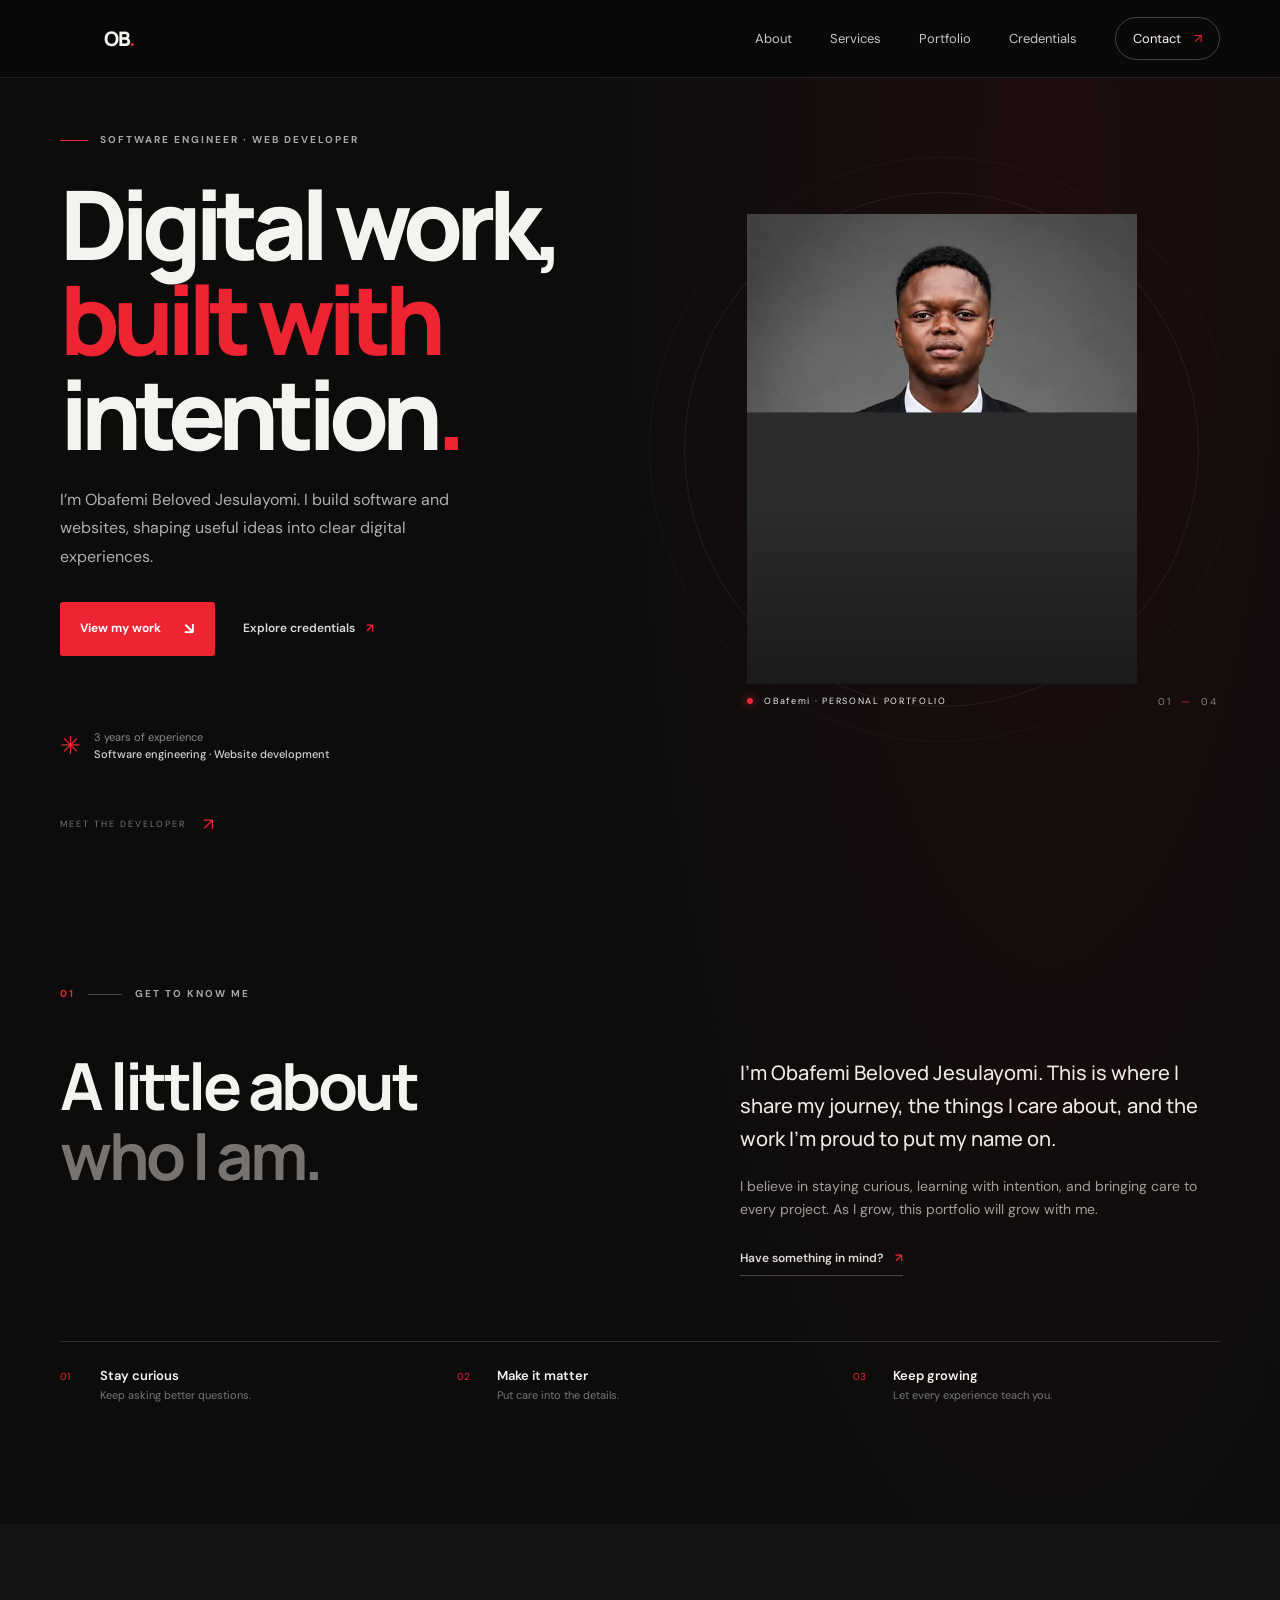
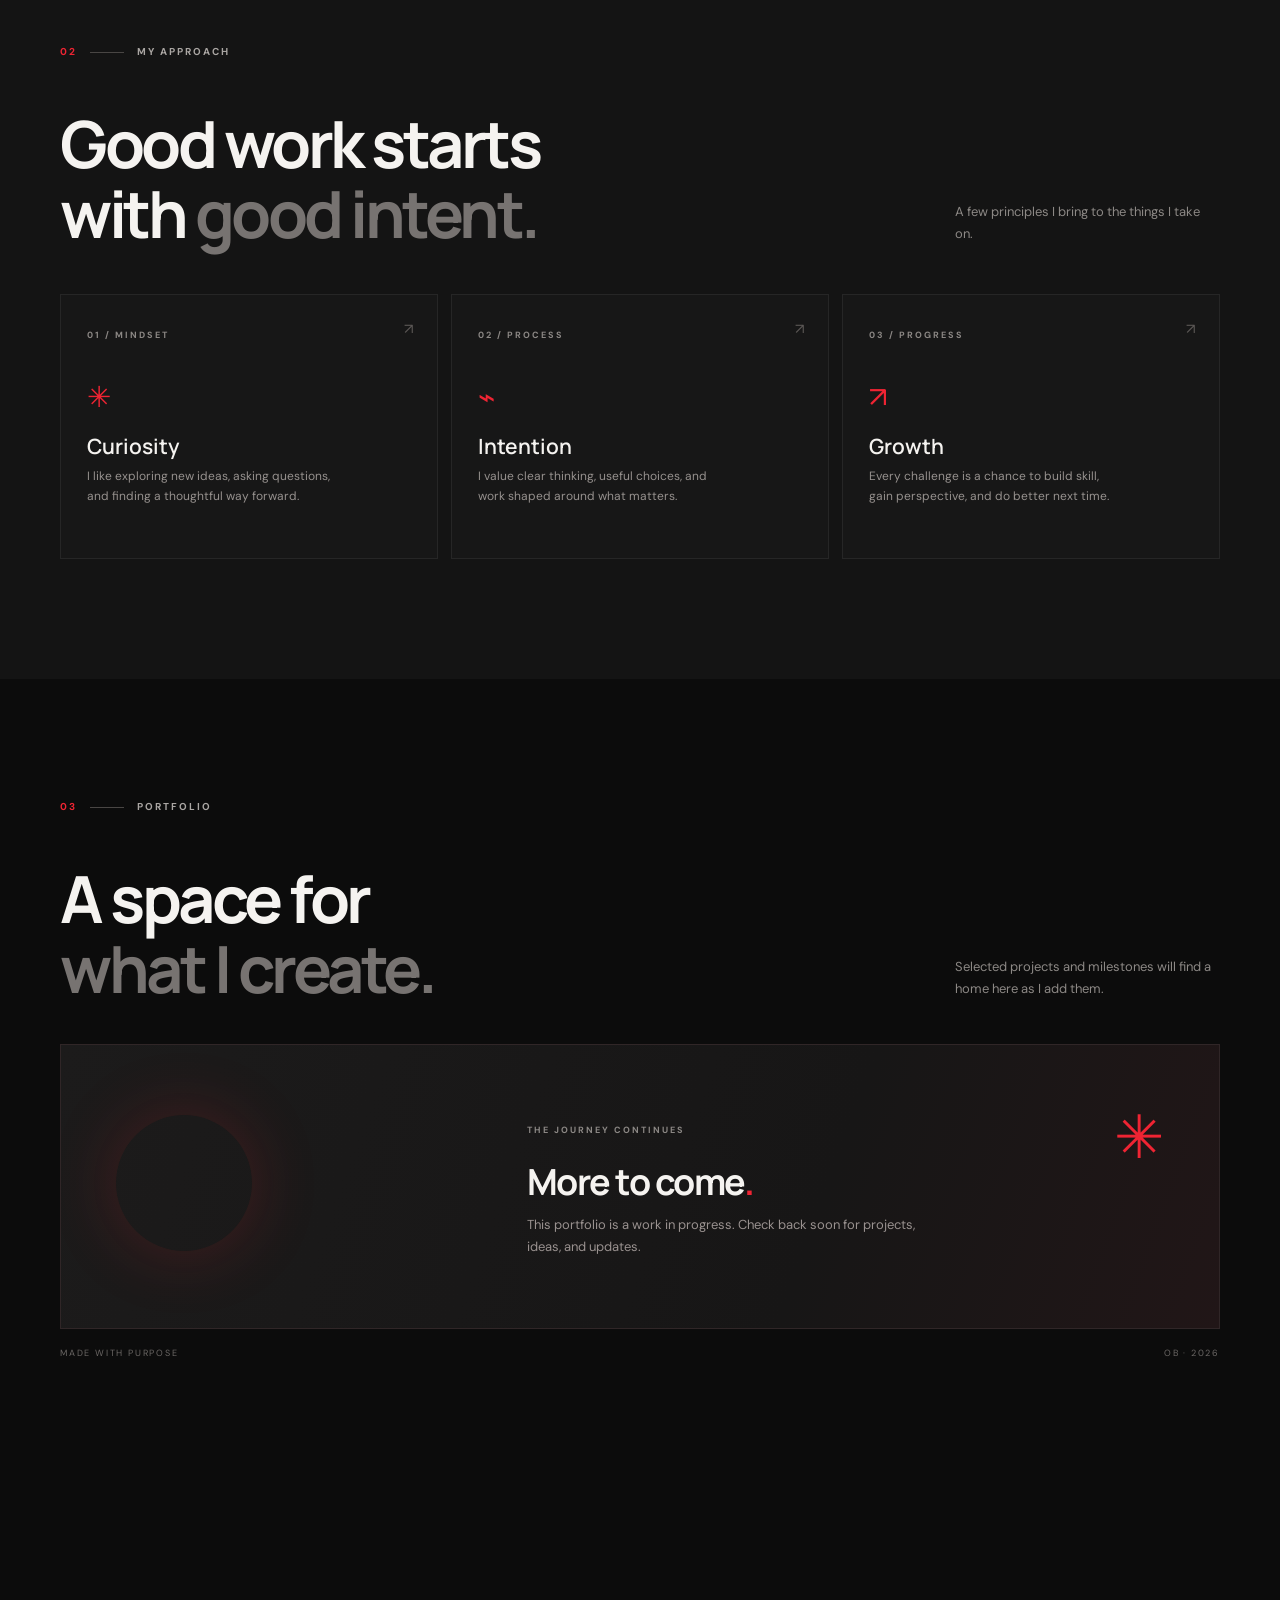
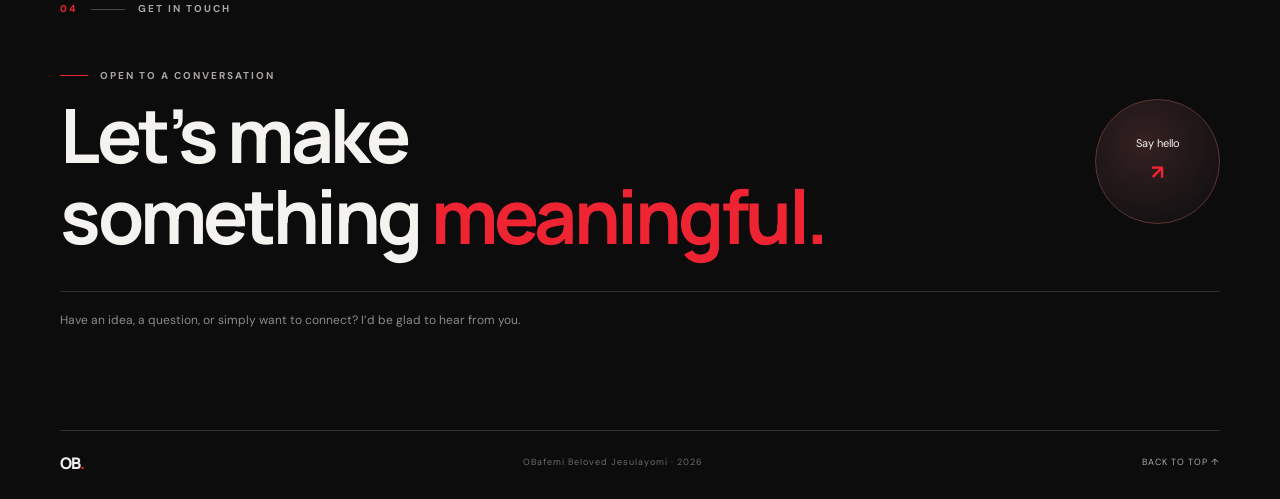
<file: index.html>
<!doctype html>
<html lang="en">
<head>
  <meta charset="utf-8">
  <meta name="viewport" content="width=device-width, initial-scale=1">
  <meta name="theme-color" content="#101010">
  <meta name="description" content="The portfolio of Obafemi Beloved Jesulayomi.">
  <title>Obafemi Beloved Jesulayomi — Portfolio</title>
  <link rel="preconnect" href="https://fonts.googleapis.com">
  <link rel="preconnect" href="https://fonts.gstatic.com" crossorigin>
  <link href="https://fonts.googleapis.com/css2?family=DM+Sans:wght@400;500;600;700&family=Manrope:wght@400;500;600;700;800&display=swap" rel="stylesheet">
  <link rel="stylesheet" href="styles.css">
  <link rel="stylesheet" href="pro.css">
</head>
<body>
  <header class="site-header">
    <a class="brand" href="#home" aria-label="Obafemi Beloved Jesulayomi home">
      <img src="logo.webp" alt="Obafemi Beloved monogram logo">
      <span>OB<span class="brand-dot">.</span></span>
    </a>
    <button class="menu-toggle" type="button" aria-expanded="false" aria-controls="site-nav" aria-label="Open menu"><span></span><span></span></button>
    <nav id="site-nav" class="site-nav" aria-label="Main navigation">
      <a href="about.html">About</a><a href="services.html">Services</a><a href="work.html">Portfolio</a><a href="credentials.html">Credentials</a><a href="contact.html" class="nav-cta">Contact <span>↗</span></a>
    </nav>
  </header>

  <main>
    <section class="hero section-wrap" id="home">
      <div class="hero-copy">
        <p class="eyebrow"><span class="eyebrow-line"></span> SOFTWARE ENGINEER · WEB DEVELOPER</p>
        <h1>Digital work,<br><span class="name-accent">built with</span><br>intention<span class="red-dot">.</span></h1>
        <p class="hero-intro">I’m Obafemi Beloved Jesulayomi. I build software and websites, shaping useful ideas into clear digital experiences.</p>
        <div class="hero-actions"><a class="button button-primary" href="work.html">View my work <span>↘</span></a><a class="text-link" href="credentials.html">Explore credentials <span>↗</span></a></div>
        <div class="hero-note"><span class="note-mark">✳</span><span>3 years of experience<br><b>Software engineering · Website development</b></span></div>
      </div>
      <div class="hero-visual">
        <div class="portrait-frame"><img class="portrait" src="mine.jpeg" alt="Portrait of Obafemi Beloved Jesulayomi"></div>
        <div class="portrait-label"><span class="status-dot"></span> OBafemi · PERSONAL PORTFOLIO</div>
        <div class="visual-index">01 <span>—</span> 04</div>
        <div class="orbit orbit-one"></div><div class="orbit orbit-two"></div>
      </div>
      <a class="scroll-cue" href="about.html"><span>MEET THE DEVELOPER</span><i>↗</i></a>
    </section>

    <section class="about section-wrap" id="about">
      <div class="section-kicker"><span>01</span><span class="kicker-rule"></span><span>GET TO KNOW ME</span></div>
      <div class="about-grid">
        <h2>A little about<br><span class="muted-heading">who I am.</span></h2>
        <div class="about-copy"><p class="large-copy">I’m Obafemi Beloved Jesulayomi. This is where I share my journey, the things I care about, and the work I’m proud to put my name on.</p><p>I believe in staying curious, learning with intention, and bringing care to every project. As I grow, this portfolio will grow with me.</p><a class="text-link underlined" href="#contact">Have something in mind? <span>↗</span></a></div>
      </div>
      <div class="values-row"><div><span>01</span><b>Stay curious</b><small>Keep asking better questions.</small></div><div><span>02</span><b>Make it matter</b><small>Put care into the details.</small></div><div><span>03</span><b>Keep growing</b><small>Let every experience teach you.</small></div></div>
    </section>

    <section class="focus section-wrap" id="focus">
      <div class="section-kicker"><span>02</span><span class="kicker-rule"></span><span>MY APPROACH</span></div>
      <div class="focus-heading"><h2>Good work starts<br>with <span class="muted-heading">good intent.</span></h2><p>A few principles I bring to the things I take on.</p></div>
      <div class="focus-grid">
        <article class="focus-card"><span class="card-number">01 / MINDSET</span><span class="card-icon">✳</span><h3>Curiosity</h3><p>I like exploring new ideas, asking questions, and finding a thoughtful way forward.</p><span class="card-arrow">↗</span></article>
        <article class="focus-card"><span class="card-number">02 / PROCESS</span><span class="card-icon">⌁</span><h3>Intention</h3><p>I value clear thinking, useful choices, and work shaped around what matters.</p><span class="card-arrow">↗</span></article>
        <article class="focus-card"><span class="card-number">03 / PROGRESS</span><span class="card-icon">↗</span><h3>Growth</h3><p>Every challenge is a chance to build skill, gain perspective, and do better next time.</p><span class="card-arrow">↗</span></article>
      </div>
    </section>

    <section class="work section-wrap" id="work">
      <div class="section-kicker"><span>03</span><span class="kicker-rule"></span><span>PORTFOLIO</span></div>
      <div class="work-heading"><h2>A space for<br><span class="muted-heading">what I create.</span></h2><p>Selected projects and milestones will find a home here as I add them.</p></div>
      <div class="work-panel"><div class="work-monogram"><img src="logo.webp" alt=""></div><div><span class="card-number">THE JOURNEY CONTINUES</span><h3>More to come<span class="red-dot">.</span></h3><p>This portfolio is a work in progress. Check back soon for projects, ideas, and updates.</p></div><span class="work-spark">✳</span></div>
      <div class="work-foot"><span>MADE WITH PURPOSE</span><span>OB · 2026</span></div>
    </section>

    <section class="contact section-wrap" id="contact">
      <div class="section-kicker"><span>04</span><span class="kicker-rule"></span><span>GET IN TOUCH</span></div>
      <div class="contact-inner"><div><p class="eyebrow"><span class="eyebrow-line"></span> OPEN TO A CONVERSATION</p><h2>Let’s make<br>something <span class="name-accent">meaningful.</span></h2></div><a class="contact-orb" href="mailto:?subject=Hello%20Obafemi" aria-label="Send Obafemi an email"><span>Say hello</span><b>↗</b></a></div>
      <p class="contact-note">Have an idea, a question, or simply want to connect? I’d be glad to hear from you.</p>
    </section>
  </main>

  <footer class="site-footer section-wrap"><a class="footer-brand" href="#home">OB<span class="red-dot">.</span></a><span>OBafemi Beloved Jesulayomi · 2026</span><a href="#home">BACK TO TOP ↑</a></footer>
  <script src="script.js"></script>
</body>
</html>
</file>
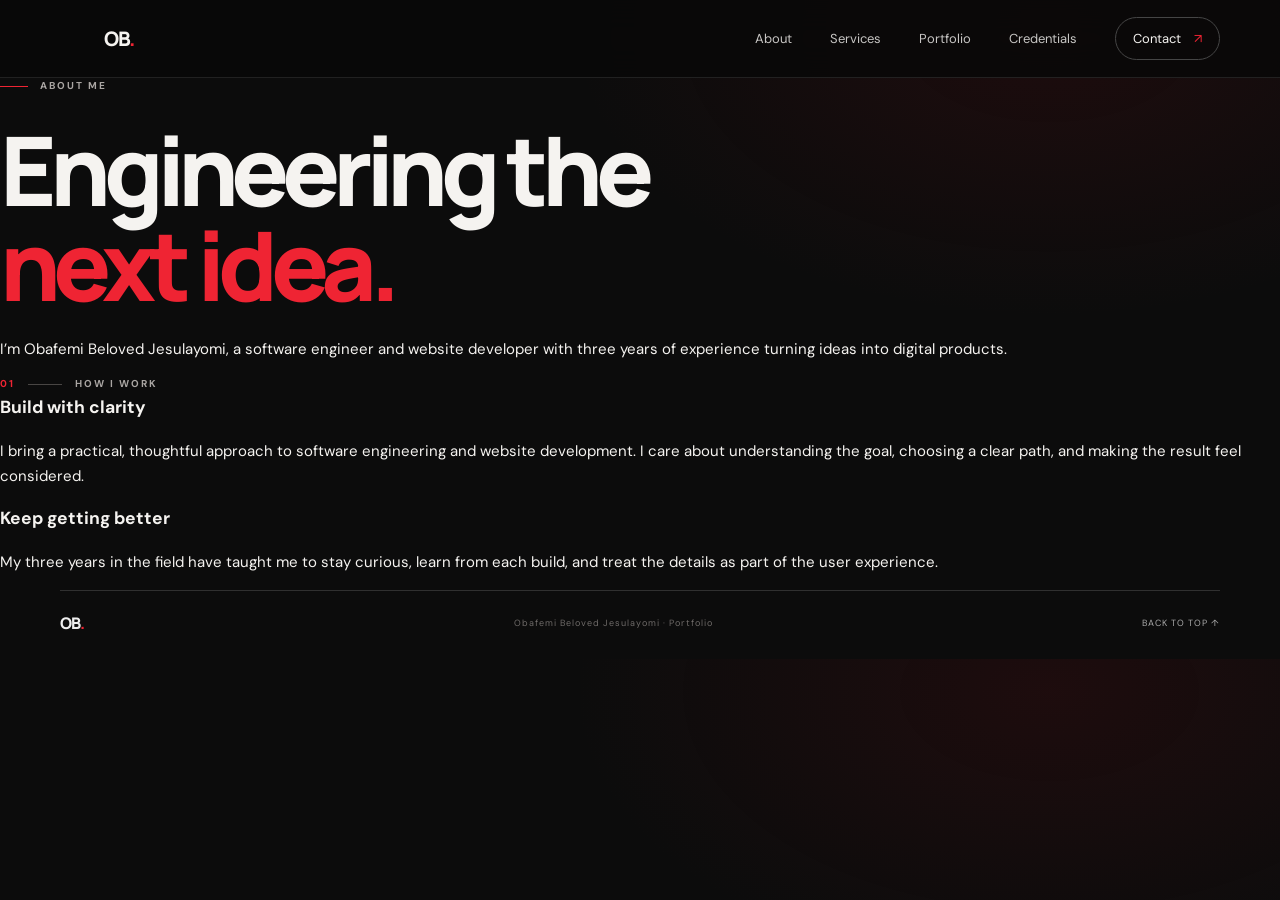
<file: about.html>
<!doctype html><html lang="en"><head><meta charset="utf-8"><meta name="viewport" content="width=device-width,initial-scale=1"><meta name="theme-color" content="#090909"><title>About — Obafemi Beloved Jesulayomi</title><link rel="preconnect" href="https://fonts.googleapis.com"><link rel="preconnect" href="https://fonts.gstatic.com" crossorigin><link href="https://fonts.googleapis.com/css2?family=DM+Sans:wght@400;500;600;700&family=Manrope:wght@400;500;600;700;800&display=swap" rel="stylesheet"><link rel="stylesheet" href="styles.css"><link rel="stylesheet" href="pro.css"></head><body>
<header class="site-header"><a class="brand" href="index.html"><img src="logo.webp" alt=""><span>OB<span class="brand-dot">.</span></span></a><button class="menu-toggle" aria-expanded="false" aria-controls="site-nav" aria-label="Open menu"><span></span><span></span></button><nav id="site-nav" class="site-nav" aria-label="Main navigation"><a href="about.html">About</a><a href="services.html">Services</a><a href="work.html">Portfolio</a><a href="credentials.html">Credentials</a><a class="nav-cta" href="contact.html">Contact <span>↗</span></a></nav></header>
<main class="page-main"><section class="inner-hero"><div><p class="eyebrow"><span class="eyebrow-line"></span> ABOUT ME</p><h1>Engineering the<br><span class="name-accent">next idea.</span></h1><p class="lead">I’m Obafemi Beloved Jesulayomi, a software engineer and website developer with three years of experience turning ideas into digital products.</p></div><div class="art3d" data-tilt><div class="orb3d"></div><div class="orbit3d"></div></div></section>
<section class="content-block"><div class="section-kicker"><span>01</span><span class="kicker-rule"></span><span>HOW I WORK</span></div><div class="copy-grid"><article class="copy-card"><h3>Build with clarity</h3><p>I bring a practical, thoughtful approach to software engineering and website development. I care about understanding the goal, choosing a clear path, and making the result feel considered.</p></article><article class="copy-card"><h3>Keep getting better</h3><p>My three years in the field have taught me to stay curious, learn from each build, and treat the details as part of the user experience.</p></article></div></section></main>
<footer class="site-footer section-wrap"><a class="footer-brand" href="index.html">OB<span class="red-dot">.</span></a><span>Obafemi Beloved Jesulayomi · Portfolio</span><a href="#">BACK TO TOP ↑</a></footer><script src="script.js"></script></body></html>
</file>
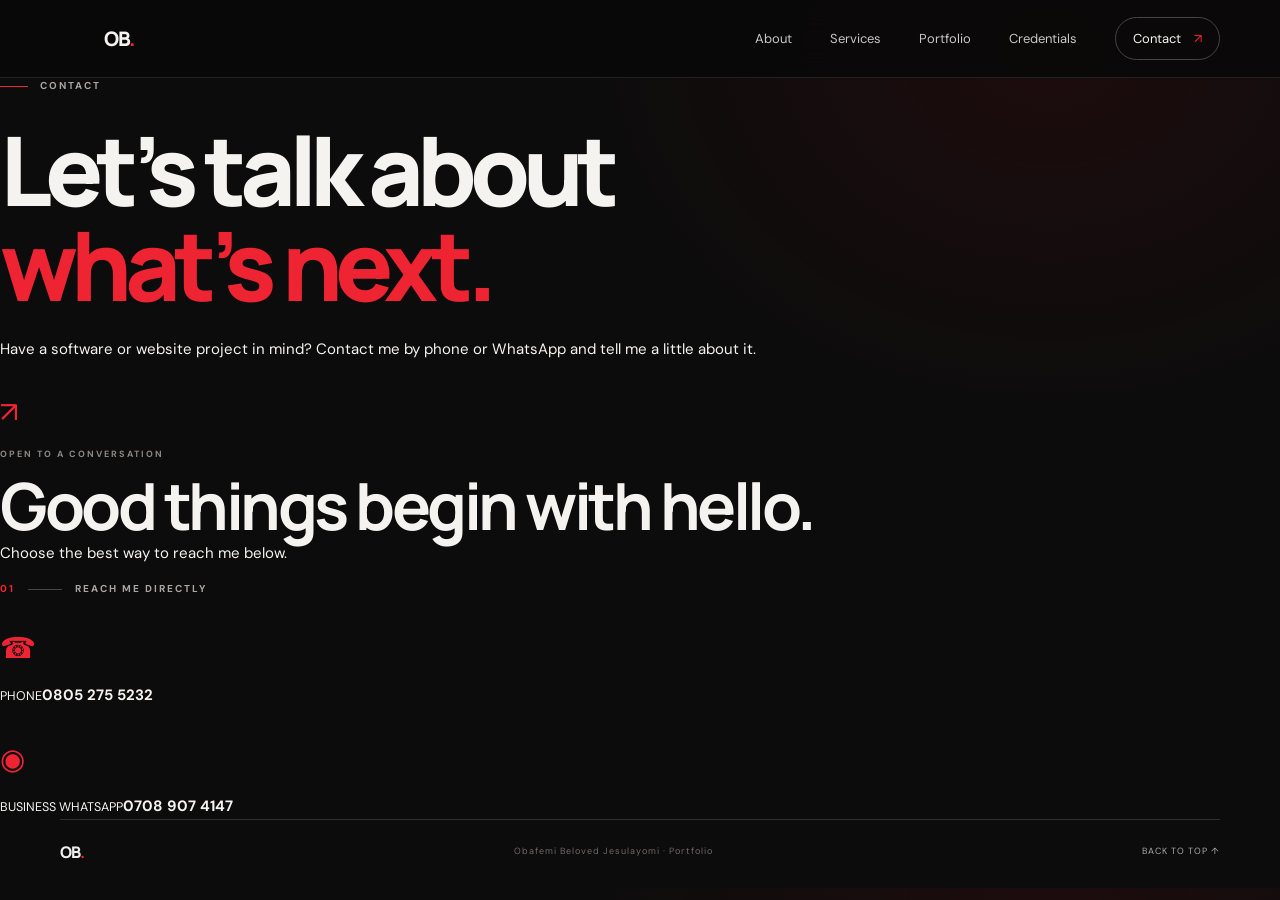
<file: contact.html>
<!doctype html><html lang="en"><head><meta charset="utf-8"><meta name="viewport" content="width=device-width,initial-scale=1"><meta name="theme-color" content="#090909"><title>Contact — Obafemi Beloved Jesulayomi</title><link rel="preconnect" href="https://fonts.googleapis.com"><link rel="preconnect" href="https://fonts.gstatic.com" crossorigin><link href="https://fonts.googleapis.com/css2?family=DM+Sans:wght@400;500;600;700&family=Manrope:wght@400;500;600;700;800&display=swap" rel="stylesheet"><link rel="stylesheet" href="styles.css"><link rel="stylesheet" href="pro.css"></head><body>
<header class="site-header"><a class="brand" href="index.html"><img src="logo.webp" alt=""><span>OB<span class="brand-dot">.</span></span></a><button class="menu-toggle" aria-expanded="false" aria-controls="site-nav" aria-label="Open menu"><span></span><span></span></button><nav id="site-nav" class="site-nav" aria-label="Main navigation"><a href="about.html">About</a><a href="services.html">Services</a><a href="work.html">Portfolio</a><a href="credentials.html">Credentials</a><a class="nav-cta" href="contact.html">Contact <span>↗</span></a></nav></header>
<main class="page-main"><section class="inner-hero"><div><p class="eyebrow"><span class="eyebrow-line"></span> CONTACT</p><h1>Let’s talk about<br><span class="name-accent">what’s next.</span></h1><p class="lead">Have a software or website project in mind? Contact me by phone or WhatsApp and tell me a little about it.</p></div><div class="art3d" data-tilt><div class="glass-card"><span class="card-icon">↗</span><p class="card-number">OPEN TO A CONVERSATION</p><h2>Good things begin with hello.</h2><p>Choose the best way to reach me below.</p></div></div></section>
<section class="content-block"><div class="section-kicker"><span>01</span><span class="kicker-rule"></span><span>REACH ME DIRECTLY</span></div><div class="contact-grid"><a class="contact-tile" href="tel:+2348052755232"><span class="card-icon">☎</span><span><small>PHONE</small><strong>0805 275 5232</strong></span></a><a class="contact-tile" href="https://wa.me/2347089074147" target="_blank" rel="noopener"><span class="card-icon">◉</span><span><small>BUSINESS WHATSAPP</small><strong>0708 907 4147</strong></span></a></div></section></main>
<footer class="site-footer section-wrap"><a class="footer-brand" href="index.html">OB<span class="red-dot">.</span></a><span>Obafemi Beloved Jesulayomi · Portfolio</span><a href="#">BACK TO TOP ↑</a></footer><script src="script.js"></script></body></html>
</file>
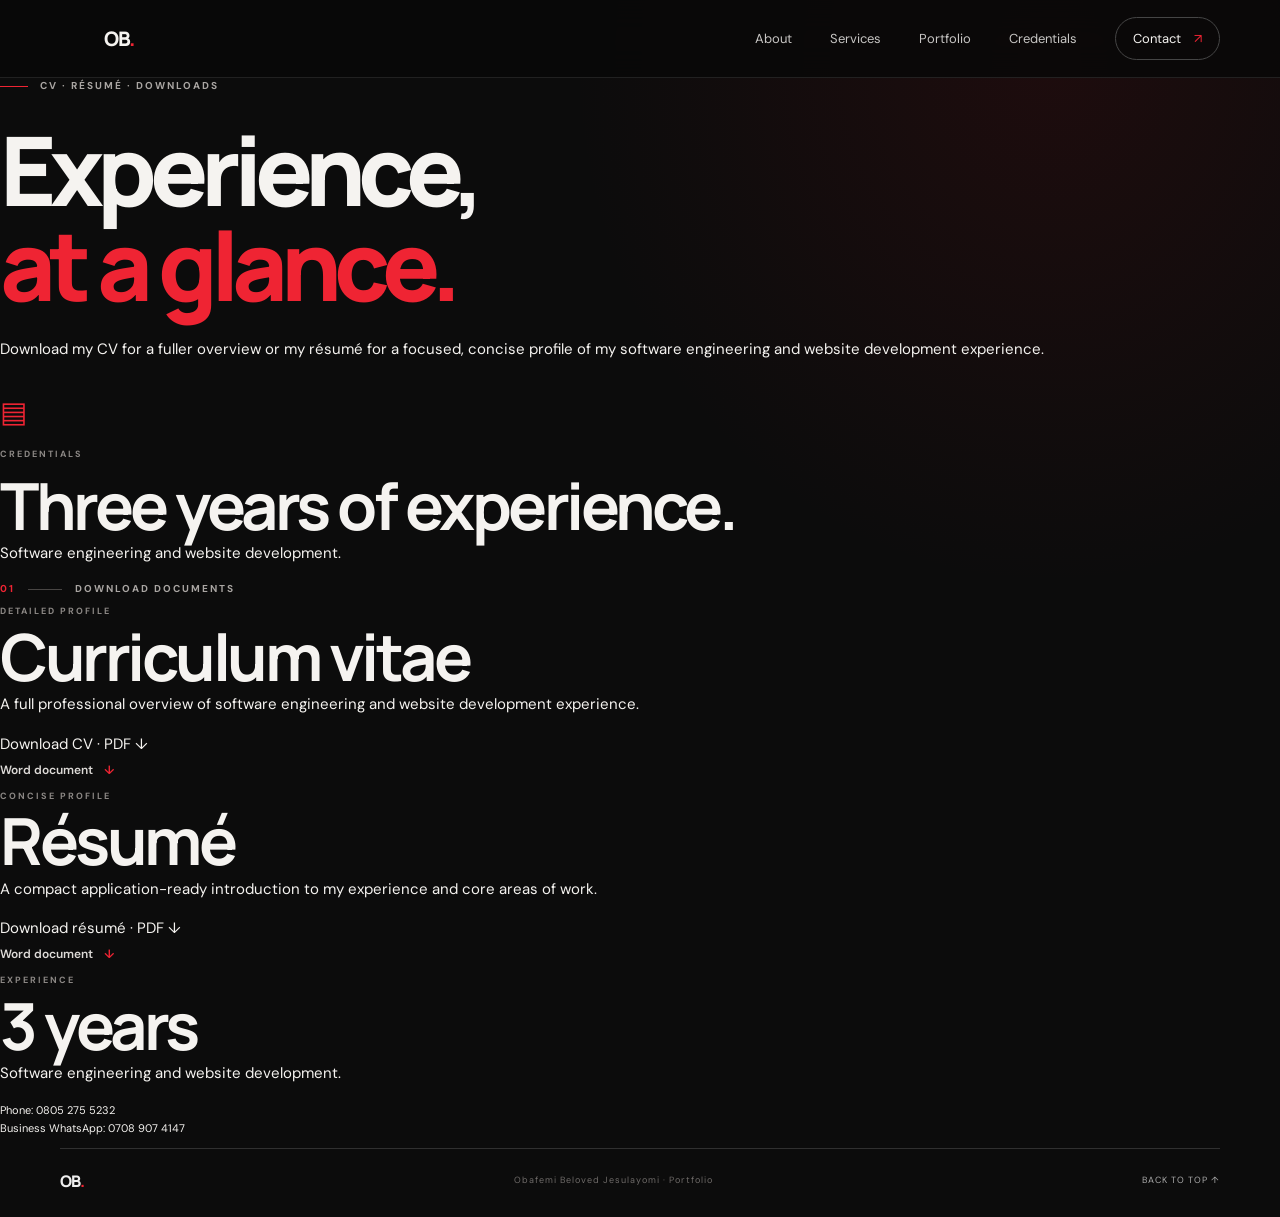
<file: credentials.html>
<!doctype html><html lang="en"><head><meta charset="utf-8"><meta name="viewport" content="width=device-width,initial-scale=1"><meta name="theme-color" content="#090909"><title>Credentials — Obafemi Beloved Jesulayomi</title><link rel="preconnect" href="https://fonts.googleapis.com"><link rel="preconnect" href="https://fonts.gstatic.com" crossorigin><link href="https://fonts.googleapis.com/css2?family=DM+Sans:wght@400;500;600;700&family=Manrope:wght@400;500;600;700;800&display=swap" rel="stylesheet"><link rel="stylesheet" href="styles.css"><link rel="stylesheet" href="pro.css"></head><body>
<header class="site-header"><a class="brand" href="index.html"><img src="logo.webp" alt=""><span>OB<span class="brand-dot">.</span></span></a><button class="menu-toggle" aria-expanded="false" aria-controls="site-nav" aria-label="Open menu"><span></span><span></span></button><nav id="site-nav" class="site-nav" aria-label="Main navigation"><a href="about.html">About</a><a href="services.html">Services</a><a href="work.html">Portfolio</a><a href="credentials.html">Credentials</a><a class="nav-cta" href="contact.html">Contact <span>↗</span></a></nav></header>
<main class="page-main"><section class="inner-hero"><div><p class="eyebrow"><span class="eyebrow-line"></span> CV · RÉSUMÉ · DOWNLOADS</p><h1>Experience,<br><span class="name-accent">at a glance.</span></h1><p class="lead">Download my CV for a fuller overview or my résumé for a focused, concise profile of my software engineering and website development experience.</p></div><div class="art3d" data-tilt><div class="glass-card"><span class="card-icon">▤</span><p class="card-number">CREDENTIALS</p><h2>Three years of experience.</h2><p>Software engineering and website development.</p></div></div></section>
<section class="content-block"><div class="section-kicker"><span>01</span><span class="kicker-rule"></span><span>DOWNLOAD DOCUMENTS</span></div><div class="credentials-grid"><article class="credential-card" data-tilt><span class="card-number">DETAILED PROFILE</span><h2>Curriculum vitae</h2><p>A full professional overview of software engineering and website development experience.</p><a class="download-link" href="cv.pdf" download>Download CV · PDF <span>↓</span></a><br><a class="text-link" href="cv.docx" download>Word document <span>↓</span></a></article><article class="credential-card" data-tilt><span class="card-number">CONCISE PROFILE</span><h2>Résumé</h2><p>A compact application-ready introduction to my experience and core areas of work.</p><a class="download-link" href="resume.pdf" download>Download résumé · PDF <span>↓</span></a><br><a class="text-link" href="resume.docx" download>Word document <span>↓</span></a></article><article class="credential-card" data-tilt><span class="card-number">EXPERIENCE</span><h2>3 years</h2><p>Software engineering and website development.</p><p style="font-size:11px">Phone: 0805 275 5232<br>Business WhatsApp: 0708 907 4147</p></article></div></section></main>
<footer class="site-footer section-wrap"><a class="footer-brand" href="index.html">OB<span class="red-dot">.</span></a><span>Obafemi Beloved Jesulayomi · Portfolio</span><a href="#">BACK TO TOP ↑</a></footer><script src="script.js"></script></body></html>
</file>
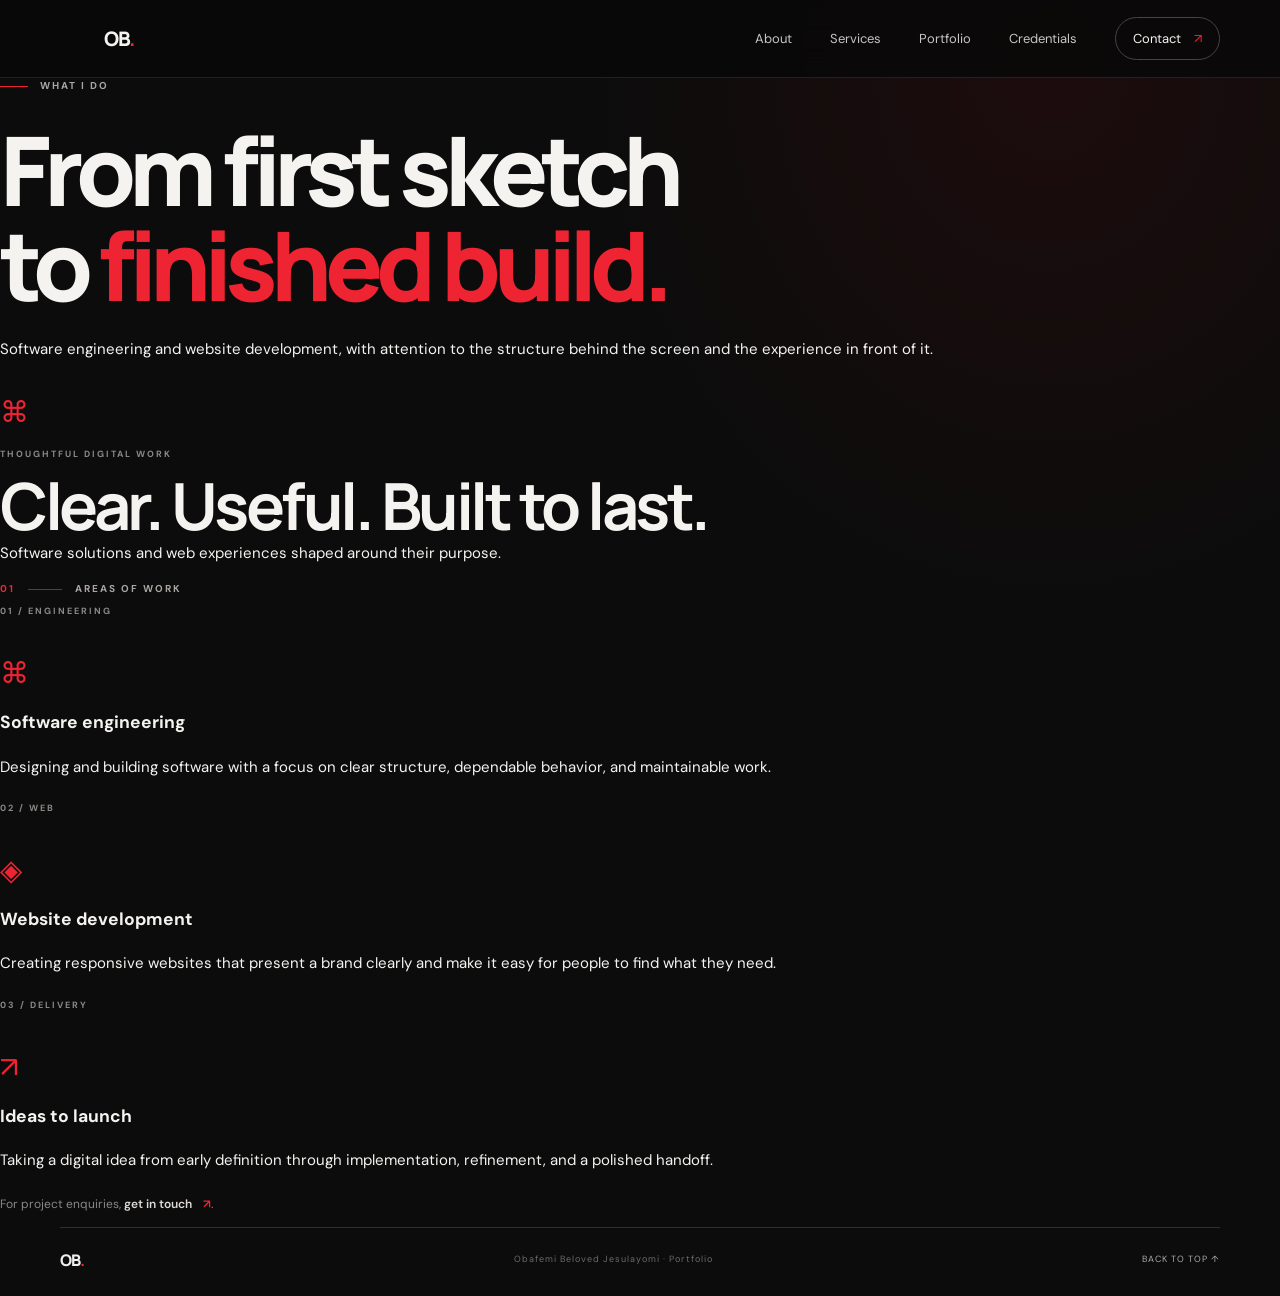
<file: services.html>
<!doctype html><html lang="en"><head><meta charset="utf-8"><meta name="viewport" content="width=device-width,initial-scale=1"><meta name="theme-color" content="#090909"><title>Services — Obafemi Beloved Jesulayomi</title><link rel="preconnect" href="https://fonts.googleapis.com"><link rel="preconnect" href="https://fonts.gstatic.com" crossorigin><link href="https://fonts.googleapis.com/css2?family=DM+Sans:wght@400;500;600;700&family=Manrope:wght@400;500;600;700;800&display=swap" rel="stylesheet"><link rel="stylesheet" href="styles.css"><link rel="stylesheet" href="pro.css"></head><body>
<header class="site-header"><a class="brand" href="index.html"><img src="logo.webp" alt=""><span>OB<span class="brand-dot">.</span></span></a><button class="menu-toggle" aria-expanded="false" aria-controls="site-nav" aria-label="Open menu"><span></span><span></span></button><nav id="site-nav" class="site-nav" aria-label="Main navigation"><a href="about.html">About</a><a href="services.html">Services</a><a href="work.html">Portfolio</a><a href="credentials.html">Credentials</a><a class="nav-cta" href="contact.html">Contact <span>↗</span></a></nav></header>
<main class="page-main"><section class="inner-hero"><div><p class="eyebrow"><span class="eyebrow-line"></span> WHAT I DO</p><h1>From first sketch<br>to <span class="name-accent">finished build.</span></h1><p class="lead">Software engineering and website development, with attention to the structure behind the screen and the experience in front of it.</p></div><div class="art3d" data-tilt><div class="glass-card"><span class="card-icon">⌘</span><p class="card-number">THOUGHTFUL DIGITAL WORK</p><h2>Clear. Useful. Built to last.</h2><p>Software solutions and web experiences shaped around their purpose.</p></div></div></section>
<section class="content-block"><div class="section-kicker"><span>01</span><span class="kicker-rule"></span><span>AREAS OF WORK</span></div><div class="service-list"><article class="service-card" data-tilt><span class="card-number">01 / ENGINEERING</span><span class="card-icon">⌘</span><h3>Software engineering</h3><p>Designing and building software with a focus on clear structure, dependable behavior, and maintainable work.</p></article><article class="service-card" data-tilt><span class="card-number">02 / WEB</span><span class="card-icon">◈</span><h3>Website development</h3><p>Creating responsive websites that present a brand clearly and make it easy for people to find what they need.</p></article><article class="service-card" data-tilt><span class="card-number">03 / DELIVERY</span><span class="card-icon">↗</span><h3>Ideas to launch</h3><p>Taking a digital idea from early definition through implementation, refinement, and a polished handoff.</p></article></div><p style="color:#888;font-size:12px;margin-top:22px">For project enquiries, <a class="text-link" href="contact.html">get in touch <span>↗</span></a>.</p></section></main>
<footer class="site-footer section-wrap"><a class="footer-brand" href="index.html">OB<span class="red-dot">.</span></a><span>Obafemi Beloved Jesulayomi · Portfolio</span><a href="#">BACK TO TOP ↑</a></footer><script src="script.js"></script></body></html>
</file>
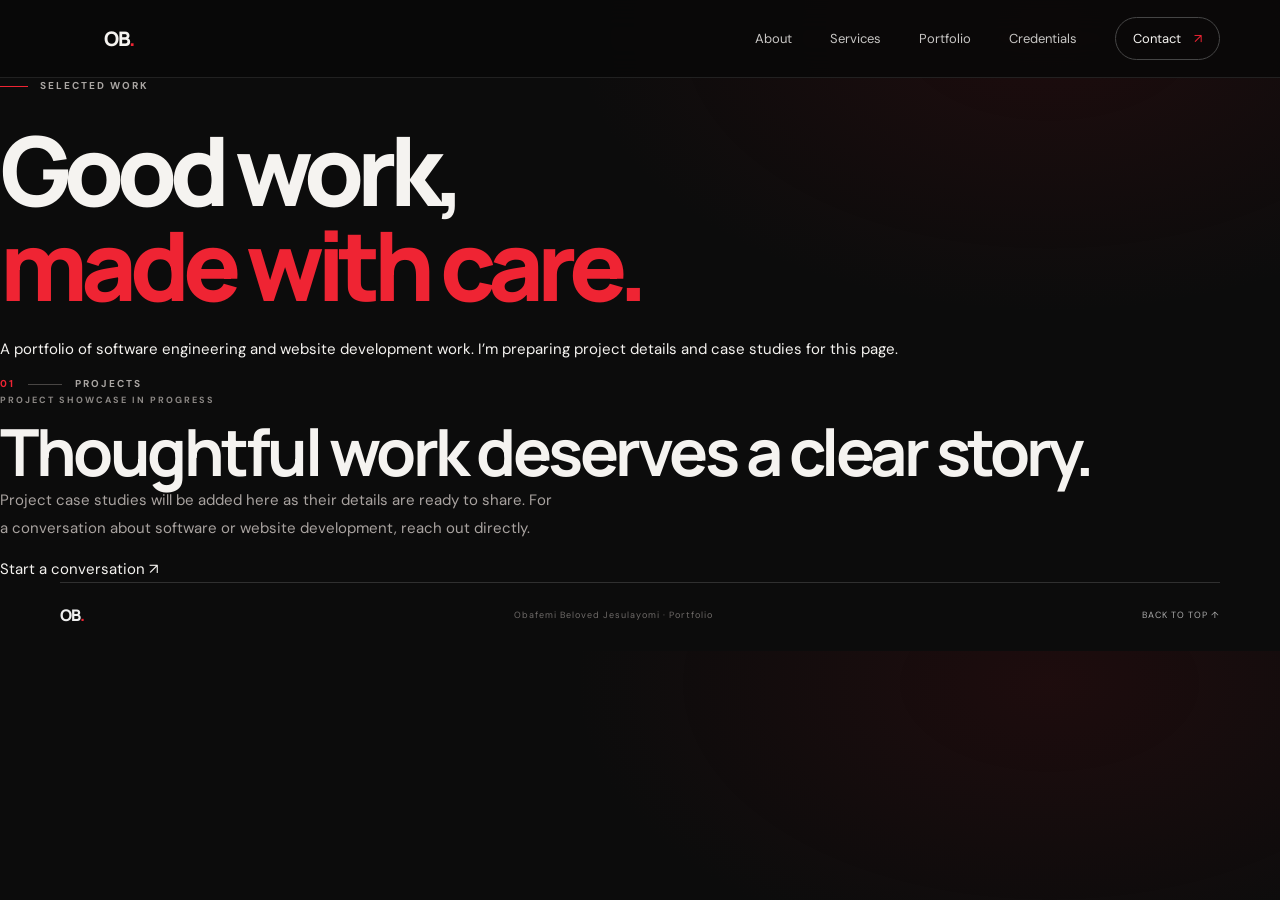
<file: work.html>
<!doctype html><html lang="en"><head><meta charset="utf-8"><meta name="viewport" content="width=device-width,initial-scale=1"><meta name="theme-color" content="#090909"><title>Portfolio — Obafemi Beloved Jesulayomi</title><link rel="preconnect" href="https://fonts.googleapis.com"><link rel="preconnect" href="https://fonts.gstatic.com" crossorigin><link href="https://fonts.googleapis.com/css2?family=DM+Sans:wght@400;500;600;700&family=Manrope:wght@400;500;600;700;800&display=swap" rel="stylesheet"><link rel="stylesheet" href="styles.css"><link rel="stylesheet" href="pro.css"></head><body>
<header class="site-header"><a class="brand" href="index.html"><img src="logo.webp" alt=""><span>OB<span class="brand-dot">.</span></span></a><button class="menu-toggle" aria-expanded="false" aria-controls="site-nav" aria-label="Open menu"><span></span><span></span></button><nav id="site-nav" class="site-nav" aria-label="Main navigation"><a href="about.html">About</a><a href="services.html">Services</a><a href="work.html">Portfolio</a><a href="credentials.html">Credentials</a><a class="nav-cta" href="contact.html">Contact <span>↗</span></a></nav></header>
<main class="page-main"><section class="inner-hero"><div><p class="eyebrow"><span class="eyebrow-line"></span> SELECTED WORK</p><h1>Good work,<br><span class="name-accent">made with care.</span></h1><p class="lead">A portfolio of software engineering and website development work. I’m preparing project details and case studies for this page.</p></div><div class="art3d" data-tilt><div class="orb3d"></div><div class="orbit3d"></div></div></section>
<section class="content-block"><div class="section-kicker"><span>01</span><span class="kicker-rule"></span><span>PROJECTS</span></div><div class="project-placeholder"><div class="orb3d"></div><div><p class="card-number">PROJECT SHOWCASE IN PROGRESS</p><h2>Thoughtful work deserves a clear story.</h2><p style="color:#a9a3a0;max-width:560px;line-height:1.85">Project case studies will be added here as their details are ready to share. For a conversation about software or website development, reach out directly.</p><a class="download-link" href="contact.html">Start a conversation <span>↗</span></a></div></div></section></main>
<footer class="site-footer section-wrap"><a class="footer-brand" href="index.html">OB<span class="red-dot">.</span></a><span>Obafemi Beloved Jesulayomi · Portfolio</span><a href="#">BACK TO TOP ↑</a></footer><script src="script.js"></script></body></html>
</file>
<file: styles.css>
:root{--bg:#101010;--panel:#171717;--panel2:#1d1d1d;--white:#f6f4f1;--muted:#92908f;--red:#f22632;--line:#303030;--font:'DM Sans',sans-serif;--display:'Manrope',sans-serif}*{box-sizing:border-box}html{scroll-behavior:smooth;scroll-padding-top:95px}body{margin:0;background:var(--bg);color:var(--white);font-family:var(--font);font-size:15px;line-height:1.65}a{color:inherit;text-decoration:none}button{font:inherit}.section-wrap{width:min(1160px,calc(100% - 80px));margin-inline:auto}.site-header{height:84px;padding:0 max(40px,calc((100% - 1160px)/2));display:flex;align-items:center;justify-content:space-between;border-bottom:1px solid rgba(255,255,255,.08);position:sticky;top:0;z-index:10;background:rgba(16,16,16,.9);backdrop-filter:blur(16px)}.brand{display:flex;align-items:center;gap:10px;font-family:var(--display);font-weight:800;font-size:20px;letter-spacing:-1px}.brand img{width:34px;height:34px;object-fit:cover;object-position:center;border-radius:50%}.brand-dot,.red-dot{color:var(--red)}.site-nav{display:flex;align-items:center;gap:38px;font-size:13px;color:#c8c6c4}.site-nav>a:not(.nav-cta):hover,.text-link:hover{color:var(--red)}.nav-cta{border:1px solid #454545;padding:10px 17px;border-radius:99px;color:var(--white)}.nav-cta span{color:var(--red);margin-left:10px}.menu-toggle{display:none;background:none;border:0}.hero{min-height:685px;display:grid;grid-template-columns:1.04fr .96fr;align-items:center;position:relative;padding-top:54px;padding-bottom:100px;overflow:hidden}.hero-copy{position:relative;z-index:2}.eyebrow,.section-kicker,.card-number{font-size:10px;letter-spacing:2px;font-weight:700;color:#aaa6a3}.eyebrow{display:flex;align-items:center;gap:12px}.eyebrow-line{width:28px;height:1px;background:var(--red)}h1,h2,h3,p{margin-top:0}h1{font:800 clamp(58px,7.5vw,98px)/.99 var(--display);letter-spacing:-7px;margin:27px 0 25px} .name-accent{color:var(--red)}.hero-intro{max-width:410px;color:#b2aeab;font-size:16px;line-height:1.8;margin-bottom:30px}.hero-actions{display:flex;align-items:center;gap:28px}.button{display:inline-flex;align-items:center;gap:23px;padding:14px 20px;border-radius:3px;font-size:12px;font-weight:700}.button-primary{background:var(--red);color:#fff;transition:background .2s,transform .2s}.button-primary:hover{background:#d41927;transform:translateY(-2px)}.button span{font-size:16px}.text-link{color:#dedbd8;font-size:12px;font-weight:600}.text-link span{color:var(--red);margin-left:8px}.hero-note{display:flex;gap:13px;align-items:center;margin-top:70px;color:#888;font-size:11px;line-height:1.6}.hero-note b{color:#d6d2d0;font-weight:500}.note-mark{color:var(--red);font-size:25px}.hero-visual{height:530px;display:flex;justify-content:center;align-items:center;position:relative}.portrait-frame{width:min(390px,90%);height:470px;position:relative;z-index:1;overflow:hidden;background:#2c2c2c}.portrait-frame:after{content:"";position:absolute;inset:0;background:linear-gradient(180deg,transparent 60%,rgba(0,0,0,.4))}.portrait{width:100%;height:100%;object-fit:cover;object-position:center 28%;filter:saturate(.84)}.portrait-label{position:absolute;bottom:5px;left:calc(50% - 195px);z-index:2;font-size:9px;letter-spacing:1.7px;color:#eee}.status-dot{display:inline-block;width:6px;height:6px;border-radius:50%;background:var(--red);margin-right:8px;box-shadow:0 0 10px var(--red)}.visual-index{position:absolute;right:2px;bottom:4px;color:#85817e;font-size:10px;letter-spacing:2px}.visual-index span{color:var(--red);padding:0 4px}.orbit{position:absolute;border:1px solid rgba(255,255,255,.07);border-radius:50%;width:515px;height:515px}.orbit-two{width:585px;height:585px;border-color:rgba(255,255,255,.035)}.scroll-cue{position:absolute;left:0;bottom:28px;display:flex;gap:17px;align-items:center;color:#777;font-size:9px;letter-spacing:2px}.scroll-cue i{font-style:normal;color:var(--red);font-size:17px}.about,.focus,.work,.contact{padding-top:120px;padding-bottom:120px}.section-kicker{display:flex;align-items:center;gap:13px}.section-kicker>span:first-child{color:var(--red)}.kicker-rule{height:1px;background:#494644;width:34px}.about-grid{display:grid;grid-template-columns:1fr .8fr;gap:80px;padding-top:48px}h2{font:700 clamp(42px,5.2vw,65px)/1.08 var(--display);letter-spacing:-3.5px;margin:0}.muted-heading{color:#777371}.about-copy{padding-top:5px;color:#a29e9c;font-size:14px}.large-copy{font:500 20px/1.65 var(--display);color:#eee9e6}.underlined{display:inline-block;margin-top:14px;padding-bottom:6px;border-bottom:1px solid #484442}.values-row{margin-top:65px;padding-top:23px;border-top:1px solid var(--line);display:grid;grid-template-columns:repeat(3,1fr);gap:30px}.values-row>div{display:grid;grid-template-columns:32px 1fr;column-gap:8px}.values-row>div>span{grid-row:span 2;color:var(--red);font-size:10px;padding-top:4px}.values-row b{font-size:13px;font-weight:600}.values-row small{color:#777;font-size:11px}.focus{background:#141414;width:100%;padding-left:max(40px,calc((100% - 1160px)/2));padding-right:max(40px,calc((100% - 1160px)/2))}.focus-heading,.work-heading{display:flex;align-items:end;justify-content:space-between;gap:30px;margin:48px 0 45px}.focus-heading>p,.work-heading>p{max-width:265px;color:#8c8885;font-size:13px;margin:0 0 5px}.focus-grid{display:grid;grid-template-columns:repeat(3,1fr);gap:13px}.focus-card{min-height:265px;background:var(--panel);border:1px solid #262626;padding:26px;position:relative;transition:transform .25s,border-color .25s}.focus-card:hover{transform:translateY(-5px);border-color:#5a292a}.card-number{font-size:9px;color:#8c8885}.card-icon{display:block;color:var(--red);font-size:29px;margin:28px 0 10px}.focus-card h3{font:600 21px var(--display);margin-bottom:7px}.focus-card p{font-size:12px;color:#96918e;max-width:250px;margin-bottom:0}.card-arrow{position:absolute;right:24px;top:22px;color:#5b5755}.work-heading{margin-bottom:40px}.work-panel{min-height:285px;background:linear-gradient(110deg,#1c1b1b,#171616 65%,#211617);border:1px solid #302627;display:grid;grid-template-columns:1fr 1.2fr .35fr;align-items:center;padding:38px 55px;position:relative;overflow:hidden}.work-monogram img{width:136px;height:136px;object-fit:cover;object-position:center;border-radius:50%;box-shadow:0 0 70px rgba(242,38,50,.2)}.work-panel h3{font:700 36px var(--display);letter-spacing:-1.5px;margin:16px 0 8px}.work-panel p{max-width:410px;color:#99918f;font-size:13px;margin:0}.work-spark{color:var(--red);font-size:60px;justify-self:end;align-self:start;margin-top:5px}.work-foot{display:flex;justify-content:space-between;margin-top:17px;color:#6b6765;font-size:9px;letter-spacing:1.8px}.contact{padding-bottom:80px}.contact-inner{display:flex;justify-content:space-between;align-items:center;margin-top:50px;padding-bottom:35px;border-bottom:1px solid var(--line)}.contact-inner h2{font-size:clamp(44px,6vw,75px)}.contact-orb{width:125px;height:125px;border:1px solid #5f3536;border-radius:50%;background:radial-gradient(circle at 40% 35%,#352021,#171314 70%);display:flex;flex-direction:column;align-items:center;justify-content:center;gap:4px;transition:transform .25s,background .25s}.contact-orb:hover{transform:scale(1.06);background:#351a1b}.contact-orb span{font-size:11px}.contact-orb b{font-size:20px;color:var(--red)}.contact-note{color:#8e8987;font-size:12px;margin:19px 0}.site-footer{border-top:1px solid var(--line);padding-top:21px;padding-bottom:25px;display:flex;align-items:center;justify-content:space-between;color:#6f6b69;font-size:9px;letter-spacing:1px}.footer-brand{font:800 16px var(--display);color:#eee;letter-spacing:-1px}.site-footer>a:last-child{color:#aaa}.site-footer>a:last-child:hover{color:var(--red)}
@media(max-width:850px){.section-wrap{width:calc(100% - 48px)}.site-header{padding-inline:24px}.site-nav{gap:22px}.hero{grid-template-columns:1fr .8fr;min-height:620px}.hero-visual{height:460px}.portrait-frame{height:405px;width:88%}.portrait-label{left:6%}.orbit{width:430px;height:430px}.orbit-two{width:490px;height:490px}h1{font-size:clamp(58px,8.5vw,78px);letter-spacing:-5px}.about-grid{gap:45px}.focus{padding-inline:24px}.focus-card{padding:21px}.work-panel{padding:35px;grid-template-columns:.75fr 1.3fr .2fr}}
@media(max-width:620px){html{scroll-padding-top:72px}.section-wrap{width:calc(100% - 40px)}.site-header{height:70px;padding-inline:20px}.brand img{width:30px;height:30px}.menu-toggle{display:flex;flex-direction:column;gap:5px;padding:10px}.menu-toggle span{width:21px;height:1px;background:white}.site-nav{display:none;position:absolute;top:69px;left:0;right:0;background:#151515;padding:20px;flex-direction:column;align-items:stretch;gap:0;border-bottom:1px solid var(--line)}.site-nav.open{display:flex}.site-nav a{padding:12px 5px}.site-nav .nav-cta{align-self:flex-start;margin-top:7px;padding:9px 16px}.hero{display:flex;flex-direction:column;align-items:stretch;padding-top:70px;padding-bottom:95px;min-height:auto}.hero-copy{order:1}.hero-visual{order:2;height:440px;margin-top:40px}.hero h1{font-size:clamp(60px,15vw,84px);letter-spacing:-5px;margin-top:24px}.hero-intro{font-size:14px;max-width:370px}.hero-note{margin-top:38px}.portrait-frame{height:400px;width:min(360px,88%)}.portrait-label{left:7%;bottom:1px}.visual-index{right:3%;bottom:0}.orbit{width:390px;height:390px}.orbit-two{width:440px;height:440px}.scroll-cue{bottom:27px}.about,.focus,.work,.contact{padding-top:82px;padding-bottom:82px}.about-grid{grid-template-columns:1fr;gap:25px;padding-top:34px}.about h2,.focus h2,.work h2{font-size:clamp(43px,11vw,58px)}.large-copy{font-size:18px}.values-row{margin-top:35px;grid-template-columns:1fr;gap:18px}.values-row>div{grid-template-columns:35px 1fr}.focus{padding-left:20px;padding-right:20px}.focus-heading,.work-heading{display:block;margin:34px 0 30px}.focus-heading>p,.work-heading>p{margin-top:17px}.focus-grid{grid-template-columns:1fr}.focus-card{min-height:225px}.card-icon{margin:20px 0 8px}.work-panel{grid-template-columns:1fr auto;padding:26px;gap:20px;min-height:0}.work-monogram{grid-column:1/-1}.work-monogram img{width:85px;height:85px}.work-panel h3{font-size:28px}.work-panel p{font-size:12px}.work-spark{font-size:40px}.contact-inner{align-items:flex-end;gap:15px}.contact-inner h2{font-size:clamp(40px,10vw,58px)}.contact-orb{width:88px;height:88px;flex:0 0 88px;margin-bottom:6px}.contact-orb span{font-size:9px}.contact-orb b{font-size:17px}.contact-note{max-width:320px}.site-footer{width:calc(100% - 40px);font-size:8px;gap:8px}.footer-brand{font-size:14px}}
@media(prefers-reduced-motion:reduce){html{scroll-behavior:auto}*,*:before,*:after{transition:none!important}}
</file>
<file: pro.css>
:root{--red:#ef2433;--black:#090909;--cream:#f5f3f0;--muted:#a6a19f;--glass:rgba(255,255,255,.045)}body{background:radial-gradient(ellipse at 82% 5%,rgba(110,13,20,.18),transparent 32%),#0c0c0c;color:var(--cream)}.site-header{height:78px;background:rgba(9,9,9,.86);border-bottom-color:rgba(255,255,255,.1);padding-inline:max(32px,calc((100% - 1240px)/2)}.site-nav{gap:clamp(12px,2vw,27px);font-size:12px}.site-nav a{transition:color .2s}.site-nav a:hover,.site-nav a[aria-current=page]{color:#ff626b}.nav-cta{border-color:rgba(239,36,51,.55);background:rgba(239,36,51,.08)}.brand img{box-shadow:0 0 24px rgba(239,36,51,.3)}.hero{width:min(1240px,calc(100% - 64px));min-height:calc(100vh - 78px);padding-top:25px;padding-bottom:86px;grid-template-columns:1.04fr .96fr}.hero h1{font-size:clamp(66px,8vw,104px);letter-spacing:-7px;line-height:.94}.hero-copy{padding-left:clamp(0px,3vw,36px)}.hero-intro{max-width:445px;font-size:15px}.hero-visual{height:min(650px,74vh);min-height:490px;perspective:1200px;transform-style:preserve-3d}.portrait-frame{width:min(410px,84%);height:min(540px,70vh);min-height:430px;border:1px solid rgba(255,255,255,.18);outline:1px solid rgba(239,36,51,.2);outline-offset:12px;border-radius:5px;box-shadow:25px 28px 0 rgba(239,36,51,.09),0 35px 100px rgba(0,0,0,.5);transform:rotateY(calc(var(--px,0)*-7deg)) rotateX(calc(var(--py,0)*6deg)) translateZ(35px);transition:transform .25s ease-out;overflow:visible}.portrait-frame:before{content:"OB / 01";position:absolute;z-index:3;top:-15px;right:-21px;padding:8px 12px;background:var(--red);font:700 9px var(--font);letter-spacing:2px;color:white;transform:translateZ(45px)}.portrait-frame:after{border-radius:5px;background:linear-gradient(180deg,transparent 55%,rgba(4,4,4,.72))}.portrait{border-radius:5px;object-position:center 22%;transform:translateZ(12px)}.hero-visual:before,.hero-visual:after{content:"";position:absolute;pointer-events:none;border:1px solid rgba(255,255,255,.1);width:60px;height:60px}.hero-visual:before{top:4%;left:2%;border-right:0;border-bottom:0}.hero-visual:after{bottom:4%;right:1%;border-left:0;border-top:0}.portrait-label{left:calc(50% - 205px);bottom:calc(50% - min(270px,35vh) - 35px);letter-spacing:2px}.visual-index{bottom:calc(50% - min(270px,35vh) - 35px);right:calc(50% - min(205px,42%));}.orbit{width:min(590px,90%);height:min(590px,90%);border-color:rgba(239,36,51,.13);transform:rotateX(68deg) rotateZ(-17deg)}.orbit-two{width:min(650px,100%);height:min(650px,100%);border-color:rgba(255,255,255,.045);transform:rotateX(72deg) rotateZ(20deg)}.hero-note{border-left:1px solid var(--red);padding-left:12px;margin-top:55px}.scroll-cue{left:clamp(0px,3vw,36px)}.about,.focus,.work,.contact{padding-top:100px;padding-bottom:100px}.section-kicker{color:#bbb4b1}.focus{background:linear-gradient(130deg,#111,#171111 65%,#100d0d);padding-block:100px}.focus-card{background:linear-gradient(140deg,rgba(255,255,255,.055),rgba(255,255,255,.018));min-height:255px;border-color:rgba(255,255,255,.08);transform-style:preserve-3d}.focus-card:hover{box-shadow:0 22px 50px rgba(0,0,0,.36)}.focus-card .card-icon{transform:translateZ(25px)}.focus-card h3{font-size:23px}.focus-card p{line-height:1.8}.work-panel{background:radial-gradient(ellipse at 80% 40%,rgba(169,24,36,.17),transparent 35%),linear-gradient(120deg,#171616,#101010);border-color:rgba(239,36,51,.28);min-height:300px}.work-panel h3{font-size:40px}.work-monogram img{box-shadow:0 0 70px rgba(239,36,51,.24),0 0 0 1px rgba(255,255,255,.22);transform:rotateY(-13deg) rotateX(7deg)}.contact{background:radial-gradient(ellipse at 82% 65%,rgba(130,14,24,.12),transparent 35%)}.contact-orb{border-color:rgba(239,36,51,.65);box-shadow:0 0 35px rgba(239,36,51,.14),inset 0 0 25px rgba(239,36,51,.13)}.page-main{min-height:calc(100vh - 160px)}.inner-hero{width:min(1240px,calc(100% - 64px));margin:0 auto;padding:clamp(70px,10vh,120px) 0 58px;display:grid;grid-template-columns:1.1fr .9fr;align-items:center;gap:50px;position:relative}.inner-hero h1{font:800 clamp(54px,7.5vw,94px)/.99 var(--display);letter-spacing:-6px;margin:22px 0}.inner-hero .lead{font-size:17px;color:#bbb4b1;max-width:540px;line-height:1.8}.inner-hero .art3d{min-height:340px;perspective:1000px;display:grid;place-items:center;position:relative}.glass-card{width:min(370px,100%);min-height:260px;padding:26px;border:1px solid rgba(255,255,255,.17);background:linear-gradient(145deg,rgba(255,255,255,.11),rgba(255,255,255,.015));backdrop-filter:blur(10px);box-shadow:22px 25px 0 rgba(239,36,51,.09),0 30px 85px rgba(0,0,0,.4);transform:rotateY(-12deg) rotateX(5deg) translateZ(30px);transition:transform .22s}.glass-card:hover{transform:rotateY(-4deg) rotateX(0deg) translateZ(50px)}.glass-card .card-icon{font-size:55px;color:var(--red)}.glass-card h2{font-size:25px;letter-spacing:-1px;margin:9px 0}.glass-card p{color:var(--muted);font-size:13px}.orb3d{position:absolute;width:210px;height:210px;border-radius:50%;background:radial-gradient(circle at 35% 30%,#ff5360 0,#a30d19 28%,#3a090e 64%,#10090a 76%);box-shadow:inset -18px -22px 35px rgba(0,0,0,.75),inset 8px 8px 16px rgba(255,255,255,.3),0 35px 65px rgba(0,0,0,.55),0 0 70px rgba(239,36,51,.2);transform:translate3d(35px,-20px,0) rotateY(-18deg);animation:float 7s ease-in-out infinite}.orbit3d{position:absolute;width:310px;height:90px;border:1px solid rgba(255,255,255,.37);border-radius:50%;transform:rotate(-28deg) rotateX(52deg);box-shadow:0 0 25px rgba(239,36,51,.15)}@keyframes float{0%,100%{translate:0 0}50%{translate:0 -14px}}.content-block{width:min(1060px,calc(100% - 64px));margin:0 auto;padding:25px 0 100px}.content-block h2{font-size:clamp(32px,4vw,48px)}.content-block .section-kicker{margin-bottom:30px}.copy-grid{display:grid;grid-template-columns:1fr 1fr;gap:32px}.copy-card{padding:28px;background:var(--glass);border:1px solid rgba(255,255,255,.09)}.copy-card h3{font:600 20px var(--display);margin:0 0 10px}.copy-card p,.copy-card li{color:#a9a3a0;font-size:14px;line-height:1.85}.copy-card ul{padding-left:18px;margin:0}.service-list,.credentials-grid{display:grid;grid-template-columns:repeat(3,1fr);gap:16px;margin-top:32px}.service-card,.credential-card{padding:26px;border:1px solid rgba(255,255,255,.1);background:linear-gradient(140deg,rgba(255,255,255,.06),rgba(255,255,255,.015));min-height:240px;transform-style:preserve-3d;transition:transform .2s,border-color .2s}.service-card:hover,.credential-card:hover{transform:translateY(-6px) rotateX(2deg);border-color:rgba(239,36,51,.48)}.service-card .card-icon{font-size:34px;color:var(--red)}.service-card h3,.credential-card h2{font:600 21px var(--display);margin:14px 0 8px}.service-card p,.credential-card p{font-size:13px;color:#a9a3a0;line-height:1.8}.project-placeholder{margin-top:35px;padding:34px;min-height:290px;display:flex;align-items:center;gap:34px;border:1px solid rgba(239,36,51,.27);background:radial-gradient(ellipse at 25% 45%,rgba(239,36,51,.15),transparent 30%),#141313}.project-placeholder .orb3d{position:relative;flex:0 0 130px;width:130px;height:130px;animation:none;transform:none}.project-placeholder h2{font-size:30px}.download-link{display:inline-flex;align-items:center;gap:12px;background:var(--red);padding:12px 17px;font-weight:700;font-size:12px;border-radius:2px;margin-top:12px}.download-link:hover{background:#c71927}.contact-grid{display:grid;grid-template-columns:1fr 1fr;gap:15px;margin-top:30px}.contact-tile{border:1px solid rgba(255,255,255,.12);background:var(--glass);padding:22px;display:flex;gap:16px;align-items:center;transition:border-color .2s,transform .2s}.contact-tile:hover{border-color:rgba(239,36,51,.5);transform:translateY(-3px)}.contact-tile .card-icon{color:var(--red);font-size:24px;width:35px}.contact-tile small{display:block;font-size:10px;color:#8c8784;letter-spacing:1.3px}.contact-tile strong{font-size:15px}.site-footer{max-width:1240px}.footer-brand{color:var(--cream)}
@media(max-width:850px){.site-header{padding-inline:22px}.site-nav{gap:12px}.site-nav>a{font-size:11px}.hero{width:calc(100% - 48px)}.inner-hero{width:calc(100% - 48px);gap:20px}.service-list,.credentials-grid{grid-template-columns:1fr 1fr}.portrait-frame{width:88%}}
@media(max-width:620px){.site-nav{gap:0}.site-nav a{font-size:13px}.hero{width:calc(100% - 40px);padding-top:48px}.hero-copy{padding-left:0}.hero-visual{min-height:430px;height:430px;margin-top:28px}.hero h1{font-size:clamp(57px,14vw,80px)}.portrait-frame{height:390px;min-height:390px;width:min(335px,83%)}.portrait-label{left:9%;bottom:3px}.visual-index{right:8%;bottom:3px}.inner-hero{width:calc(100% - 40px);grid-template-columns:1fr;padding-top:68px;gap:5px}.inner-hero h1{font-size:clamp(54px,14vw,75px);letter-spacing:-4px}.inner-hero .art3d{min-height:270px}.glass-card{width:min(340px,90%);min-height:225px}.content-block{width:calc(100% - 40px);padding-bottom:75px}.copy-grid,.service-list,.credentials-grid,.contact-grid{grid-template-columns:1fr}.service-card,.credential-card{min-height:0}.project-placeholder{padding:25px;min-height:0;align-items:flex-start;flex-direction:column}.project-placeholder .orb3d{flex-basis:110px;width:110px;height:110px}.site-footer{width:calc(100% - 40px);font-size:8px}}
@media(prefers-reduced-motion:reduce){.orb3d{animation:none}.portrait-frame{transition:none}}
.site-header{padding-inline:max(32px,calc((100% - 1240px)/2))}
.hero~.about,.hero~.focus,.hero~.work,.hero~.contact{display:none}
</file>
